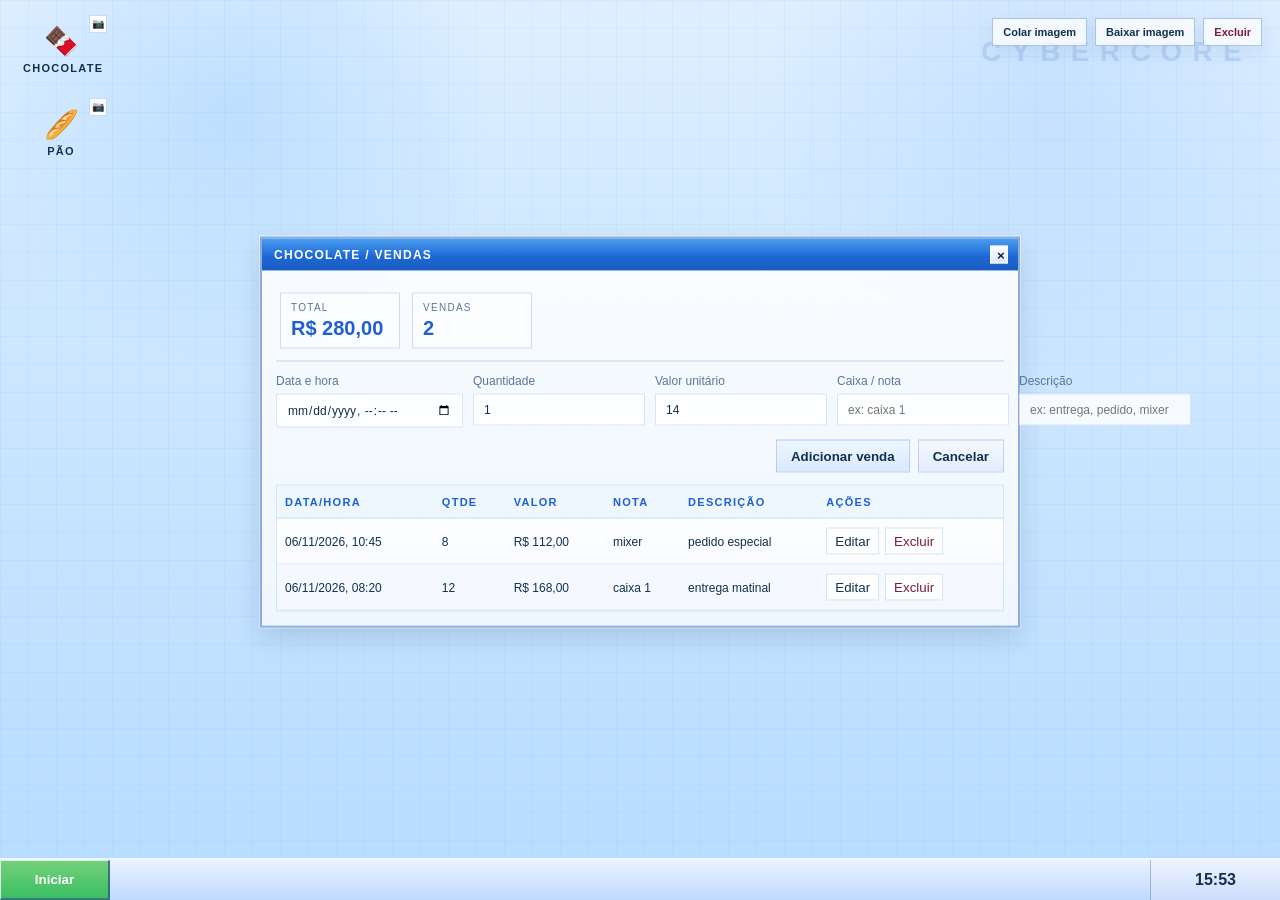
<file: index.html>
<!DOCTYPE html>
<html lang="pt-BR">
  <head>
    <meta charset="UTF-8" />
    <meta name="viewport" content="width=device-width, initial-scale=1.0" />
    <title>Cybercore Dashboard</title>
    <link rel="preconnect" href="https://fonts.googleapis.com" />
    <link rel="preconnect" href="https://fonts.gstatic.com" crossorigin />
    <link href="https://fonts.googleapis.com/css2?family=Orbitron:wght@400;500;700;800;900&family=Rajdhani:wght@400;500;600;700&display=swap" rel="stylesheet" />
    <style>
      :root {
        --wallpaper-1: #dfefff;
        --wallpaper-2: #cfe8ff;
        --wallpaper-3: #b7dcff;
        --panel: rgba(255, 255, 255, 0.82);
        --panel-strong: rgba(255, 255, 255, 0.96);
        --line: rgba(50, 95, 176, 0.24);
        --text: #12314c;
        --muted: #58779b;
        --taskbar: linear-gradient(#eaf3ff, #d3e4ff 55%, #c0d9ff);
        --xp-blue: #3c74dd;
        --xp-blue-dark: #1f5fd1;
        --xp-green: #46c571;
        --white: #ffffff;
        --shadow: rgba(28, 70, 140, 0.15);
      }

      * { box-sizing: border-box; }

      html, body {
        margin: 0;
        height: 100%;
        background: linear-gradient(180deg, var(--wallpaper-1), var(--wallpaper-2), var(--wallpaper-3));
        color: var(--text);
        font-family: Tahoma, Verdana, Segoe UI, sans-serif;
        overflow: hidden;
      }

      body {
        min-height: 100vh;
      }

      .desktop {
        position: relative;
        width: 100vw;
        height: 100vh;
        overflow: hidden;
        background:
          linear-gradient(rgba(93, 168, 255, 0.08) 1px, transparent 1px),
          linear-gradient(90deg, rgba(93, 168, 255, 0.08) 1px, transparent 1px),
          radial-gradient(circle at 18% 12%, rgba(146, 202, 255, 0.38), transparent 20%),
          radial-gradient(circle at 82% 12%, rgba(136, 188, 255, 0.24), transparent 22%),
          linear-gradient(180deg, var(--wallpaper-1), var(--wallpaper-2) 30%, var(--wallpaper-3));
        background-size: 28px 28px, 28px 28px, 100% 100%, 100% 100%, 100% 100%;
      }

      .wallpaper-layer {
        position: absolute;
        inset: 0;
        background-size: cover;
        background-position: center;
        background-repeat: no-repeat;
        opacity: 0;
        transition: opacity 0.25s ease;
      }

      .desktop.has-wallpaper .wallpaper-layer {
        opacity: 1;
      }

      .desktop::after {
        content: "CYBERCORE";
        position: absolute;
        right: 28px;
        top: 36px;
        font-size: 28px;
        letter-spacing: 0.64rem;
        color: rgba(41, 103, 195, 0.16);
        font-weight: 700;
        user-select: none;
      }

      .desktop-controls {
        position: absolute;
        right: 18px;
        top: 18px;
        display: flex;
        gap: 8px;
        z-index: 9;
      }

      .desktop-action {
        border: 1px solid rgba(40, 95, 170, 0.35);
        background: rgba(255, 255, 255, 0.76);
        color: var(--text);
        padding: 7px 10px;
        font-size: 11px;
        font-weight: 700;
        cursor: pointer;
        box-shadow: 0 8px 18px rgba(23, 63, 128, 0.08);
      }

      .desktop-action.danger {
        color: #7d1c36;
      }

      .desktop-icons {
        position: absolute;
        left: 16px;
        top: 16px;
        display: flex;
        flex-direction: column;
        gap: 16px;
        z-index: 5;
      }

      .desktop-icon {
        width: 90px;
        text-align: center;
        color: var(--text);
        padding: 8px 6px;
        cursor: pointer;
        border: 1px solid transparent;
        position: relative;
      }

      .desktop-icon:hover {
        background: rgba(255,255,255,0.22);
        border-color: rgba(46, 116, 200, 0.18);
      }

      .desktop-icon .emoji {
        display: block;
        font-size: 28px;
        margin-bottom: 4px;
      }

      .desktop-icon .app-photo {
        width: 38px;
        height: 38px;
        margin: 0 auto 4px;
        border-radius: 8px;
        background-size: cover;
        background-position: center;
        background-repeat: no-repeat;
        display: none;
        border: 1px solid rgba(42, 94, 163, 0.2);
        box-shadow: 0 6px 18px rgba(32, 82, 168, 0.15);
      }

      .desktop-icon.has-photo .emoji {
        display: none;
      }

      .desktop-icon.has-photo .app-photo {
        display: block;
      }

      .desktop-icon .name {
        display: block;
        font-size: 11px;
        font-weight: 700;
        letter-spacing: 0.08rem;
        text-transform: uppercase;
      }

      .icon-paste {
        position: absolute;
        right: -2px;
        top: -2px;
        width: 18px;
        height: 18px;
        border: 1px solid rgba(54, 107, 188, 0.24);
        background: rgba(255,255,255,0.9);
        color: var(--text);
        cursor: pointer;
        font-size: 10px;
        line-height: 1;
        padding: 0;
      }

      .window {
        position: absolute;
        left: 50%;
        top: 48%;
        transform: translate(-50%, -50%);
        width: min(760px, 80vw);
        background: var(--panel);
        border: 2px solid rgba(47, 101, 188, 0.52);
        box-shadow: 0 10px 24px rgba(14, 44, 82, 0.14), 0 0 0 1px rgba(255,255,255,0.55);
        display: none;
        z-index: 10;
      }

      .window.open {
        display: block;
      }

      .title-bar {
        height: 32px;
        background: linear-gradient(180deg, #4a9def, #1d67d5 58%, #1a5cc0);
        color: white;
        display: flex;
        align-items: center;
        justify-content: space-between;
        padding: 0 10px 0 12px;
        font-size: 12px;
        font-weight: 700;
        letter-spacing: 0.08rem;
        text-transform: uppercase;
      }

      .window-actions {
        display: flex;
        gap: 4px;
      }

      .window-btn {
        width: 18px;
        height: 18px;
        border: 1px solid rgba(255,255,255,0.7);
        background: linear-gradient(180deg, #fdfefe, #dfe8ff);
        font-weight: 700;
        color: #0a1e47;
        cursor: pointer;
      }

      .window-body {
        padding: 14px;
        background: linear-gradient(180deg, rgba(255,255,255,0.28), rgba(235,244,255,0.62));
      }

      .toolbar {
        display: flex;
        justify-content: space-between;
        align-items: center;
        gap: 12px;
        padding: 8px 4px 12px;
        border-bottom: 1px solid rgba(60, 108, 170, 0.28);
        margin-bottom: 12px;
      }

      .summary {
        display: flex;
        gap: 12px;
        flex-wrap: wrap;
      }

      .pill {
        min-width: 120px;
        background: rgba(255,255,255,0.52);
        border: 1px solid rgba(40, 92, 162, 0.2);
        padding: 8px 10px;
        color: var(--text);
      }

      .pill span {
        display: block;
        font-size: 10px;
        color: var(--muted);
        letter-spacing: 0.08rem;
        text-transform: uppercase;
      }

      .pill strong {
        display: block;
        margin-top: 4px;
        font-size: 20px;
        color: var(--xp-blue-dark);
      }

      .form-wrap {
        display: grid;
        grid-template-columns: 1.1fr 0.9fr 0.9fr 0.9fr 1.1fr;
        gap: 10px;
        margin-bottom: 12px;
      }

      .field {
        display: flex;
        flex-direction: column;
        gap: 6px;
        font-size: 12px;
        color: var(--muted);
      }

      .field input {
        border: 1px solid rgba(51, 109, 191, 0.18);
        background: rgba(255,255,255,0.85);
        color: var(--text);
        padding: 8px 10px;
        font: inherit;
      }

      .actions-row {
        display: flex;
        justify-content: flex-end;
        gap: 8px;
        margin-bottom: 12px;
      }

      .btn {
        border: 1px solid rgba(30, 94, 180, 0.22);
        background: linear-gradient(180deg, #edf6ff, #dae8ff);
        color: var(--text);
        font-weight: 700;
        padding: 8px 14px;
        cursor: pointer;
      }

      .btn.secondary {
        background: linear-gradient(180deg, #f4f8ff, #e2ebff);
      }

      .table-wrap {
        border: 1px solid rgba(63, 114, 210, 0.18);
        background: rgba(255,255,255,0.7);
        overflow: auto;
        max-height: 250px;
      }

      table {
        width: 100%;
        border-collapse: collapse;
        font-size: 12px;
      }

      thead th {
        background: rgba(89, 162, 240, 0.08);
        color: var(--xp-blue-dark);
        text-transform: uppercase;
        font-size: 11px;
        letter-spacing: 0.08rem;
        padding: 10px 8px;
        text-align: left;
        border-bottom: 1px solid rgba(60, 108, 170, 0.2);
      }

      tbody td {
        padding: 9px 8px;
        border-bottom: 1px solid rgba(60, 108, 170, 0.12);
        color: var(--text);
      }

      tbody tr:nth-child(even) {
        background: rgba(126, 171, 255, 0.04);
      }

      .cell-actions {
        display: flex;
        gap: 6px;
      }

      .mini-btn {
        border: 1px solid rgba(48, 100, 180, 0.18);
        background: rgba(255,255,255,0.9);
        color: var(--text);
        padding: 5px 8px;
        cursor: pointer;
      }

      .mini-btn.danger {
        color: #7c1d36;
      }

      .taskbar {
        position: absolute;
        left: 0;
        right: 0;
        bottom: 0;
        height: 42px;
        background: var(--taskbar);
        border-top: 2px solid rgba(255,255,255,0.8);
        display: flex;
        align-items: center;
        z-index: 20;
      }

      .start-btn {
        height: 100%;
        min-width: 110px;
        border: 1px solid rgba(255,255,255,0.8);
        border-right: 2px solid rgba(30, 74, 133, 0.66);
        border-bottom: 2px solid rgba(30, 74, 133, 0.66);
        background: linear-gradient(180deg, #74d07b, #3abf62);
        color: white;
        font-weight: 700;
        cursor: pointer;
      }

      .taskbar-right {
        margin-left: auto;
        height: 100%;
        min-width: 130px;
        display: flex;
        align-items: center;
        justify-content: center;
        border-left: 1px solid rgba(28, 67, 136, 0.32);
        background: linear-gradient(180deg, #edf4ff, #cddcfb);
        color: var(--text);
        font-weight: 700;
      }

      @media (max-width: 800px) {
        .form-wrap { grid-template-columns: 1fr 1fr; }
      }

      @media (max-width: 560px) {
        .form-wrap { grid-template-columns: 1fr; }
        .window { width: min(92vw, 500px); }
        .desktop::after { display: none; }
      }
    </style>
  </head>
  <body>
    <div class="desktop" id="desktopSurface">
      <div class="wallpaper-layer" id="wallpaperLayer"></div>

      <div class="desktop-controls">
        <button class="desktop-action" id="pasteWallpaperBtn" type="button">Colar imagem</button>
        <button class="desktop-action" id="downloadWallpaperBtn" type="button">Baixar imagem</button>
        <button class="desktop-action danger" id="removeWallpaperBtn" type="button">Excluir</button>
      </div>

      <input type="file" id="wallpaperInput" accept="image/*" hidden />

      <div class="desktop-icons">
        <div class="desktop-icon" data-window="chocolateWindow" data-app="chocolate">
          <button class="icon-paste" type="button" data-app="chocolate" aria-label="Colar imagem do app">📷</button>
          <span class="emoji">🍫</span>
          <span class="app-photo" aria-hidden="true"></span>
          <span class="name">Chocolate</span>
          <input type="file" accept="image/*" hidden data-app-file="chocolate" />
        </div>
        <div class="desktop-icon" data-window="breadWindow" data-app="bread">
          <button class="icon-paste" type="button" data-app="bread" aria-label="Colar imagem do app">📷</button>
          <span class="emoji">🥖</span>
          <span class="app-photo" aria-hidden="true"></span>
          <span class="name">Pão</span>
          <input type="file" accept="image/*" hidden data-app-file="bread" />
        </div>
      </div>

      <div class="window open" id="chocolateWindow">
        <div class="title-bar">
          <span>Chocolate / Vendas</span>
          <div class="window-actions">
            <button class="window-btn" data-close="chocolateWindow">×</button>
          </div>
        </div>
        <div class="window-body">
          <div class="toolbar">
            <div class="summary">
              <div class="pill">
                <span>Total</span>
                <strong id="chocolateTotal">R$ 0</strong>
              </div>
              <div class="pill">
                <span>Vendas</span>
                <strong id="chocolateCount">0</strong>
              </div>
            </div>
          </div>

          <form id="chocolateForm">
            <div class="form-wrap">
              <label class="field">
                Data e hora
                <input type="datetime-local" name="datetime" required />
              </label>
              <label class="field">
                Quantidade
                <input type="number" name="quantity" min="1" value="1" required />
              </label>
              <label class="field">
                Valor unitário
                <input type="number" name="price" min="0" step="0.01" value="14" required />
              </label>
              <label class="field">
                Caixa / nota
                <input type="text" name="note" placeholder="ex: caixa 1" />
              </label>
              <label class="field">
                Descrição
                <input type="text" name="description" placeholder="ex: entrega, pedido, mixer" />
              </label>
            </div>
            <div class="actions-row">
              <button type="submit" class="btn">Adicionar venda</button>
              <button type="button" class="btn secondary" id="cancelChocolate">Cancelar</button>
            </div>
          </form>

          <div class="table-wrap">
            <table>
              <thead>
                <tr>
                  <th>Data/Hora</th>
                  <th>Qtde</th>
                  <th>Valor</th>
                  <th>Nota</th>
                  <th>Descrição</th>
                  <th>Ações</th>
                </tr>
              </thead>
              <tbody id="chocolateTable"></tbody>
            </table>
          </div>
        </div>
      </div>

      <div class="window" id="breadWindow">
        <div class="title-bar">
          <span>Pão / Vendas</span>
          <div class="window-actions">
            <button class="window-btn" data-close="breadWindow">×</button>
          </div>
        </div>
        <div class="window-body">
          <div class="toolbar">
            <div class="summary">
              <div class="pill">
                <span>Total</span>
                <strong id="breadTotal">R$ 0</strong>
              </div>
              <div class="pill">
                <span>Vendas</span>
                <strong id="breadCount">0</strong>
              </div>
            </div>
          </div>

          <form id="breadForm">
            <div class="form-wrap">
              <label class="field">
                Data e hora
                <input type="datetime-local" name="datetime" required />
              </label>
              <label class="field">
                Quantidade
                <input type="number" name="quantity" min="1" value="1" required />
              </label>
              <label class="field">
                Valor unitário
                <input type="number" name="price" min="0" step="0.01" value="8" required />
              </label>
              <label class="field">
                Caixa / nota
                <input type="text" name="note" placeholder="ex: loja 2" />
              </label>
              <label class="field">
                Descrição
                <input type="text" name="description" placeholder="ex: entrega, café, venda local" />
              </label>
            </div>
            <div class="actions-row">
              <button type="submit" class="btn">Adicionar venda</button>
              <button type="button" class="btn secondary" id="cancelBread">Cancelar</button>
            </div>
          </form>

          <div class="table-wrap">
            <table>
              <thead>
                <tr>
                  <th>Data/Hora</th>
                  <th>Qtde</th>
                  <th>Valor</th>
                  <th>Nota</th>
                  <th>Descrição</th>
                  <th>Ações</th>
                </tr>
              </thead>
              <tbody id="breadTable"></tbody>
            </table>
          </div>
        </div>
      </div>

      <div class="taskbar">
        <button class="start-btn">Iniciar</button>
        <div class="taskbar-right" id="clock">--:--</div>
      </div>
    </div>

    <script>
      const appData = {
        chocolate: [
          { id: 1, datetime: '2026-11-06T08:20', quantity: 12, price: 14, note: 'caixa 1', description: 'entrega matinal' },
          { id: 2, datetime: '2026-11-06T10:45', quantity: 8, price: 14, note: 'mixer', description: 'pedido especial' }
        ],
        bread: [
          { id: 3, datetime: '2026-11-06T09:00', quantity: 18, price: 8, note: 'loja 2', description: 'venda local' },
          { id: 4, datetime: '2026-11-06T11:25', quantity: 14, price: 8, note: 'balcão', description: 'café e entrega' }
        ]
      };

      const editing = { chocolate: null, bread: null };

      function money(value) {
        return new Intl.NumberFormat('pt-BR', { style: 'currency', currency: 'BRL' }).format(value);
      }

      function formatDate(value) {
        const date = new Date(value);
        if (Number.isNaN(date.getTime())) return '-';
        return new Intl.DateTimeFormat('pt-BR', {
          day: '2-digit', month: '2-digit', year: 'numeric',
          hour: '2-digit', minute: '2-digit'
        }).format(date);
      }

      function renderTable(appName) {
        const items = [...appData[appName]].sort((a, b) => new Date(b.datetime) - new Date(a.datetime));
        const body = document.getElementById(`${appName}Table`);
        const total = items.reduce((sum, item) => sum + item.quantity * item.price, 0);
        const totalEl = document.getElementById(`${appName}Total`);
        const countEl = document.getElementById(`${appName}Count`);

        totalEl.textContent = money(total);
        countEl.textContent = String(items.length);

        if (!items.length) {
          body.innerHTML = '<tr><td colspan="6" style="padding:18px;color:#547196;">Nenhuma venda registrada.</td></tr>';
          return;
        }

        body.innerHTML = items.map((item) => `
          <tr>
            <td>${formatDate(item.datetime)}</td>
            <td>${item.quantity}</td>
            <td>${money(item.quantity * item.price)}</td>
            <td>${item.note || '-'}</td>
            <td>${item.description || '-'}</td>
            <td>
              <div class="cell-actions">
                <button class="mini-btn" data-action="edit" data-app="${appName}" data-id="${item.id}">Editar</button>
                <button class="mini-btn danger" data-action="delete" data-app="${appName}" data-id="${item.id}">Excluir</button>
              </div>
            </td>
          </tr>
        `).join('');
      }

      function resetForm(appName) {
        const form = document.getElementById(`${appName}Form`);
        form.reset();
        form.querySelector('input[name="datetime"]').value = '';
        form.querySelector('input[name="quantity"]').value = 1;
        form.querySelector('input[name="price"]').value = appName === 'chocolate' ? 14 : 8;
        editing[appName] = null;
        form.querySelector('button[type="submit"]').textContent = 'Adicionar venda';
      }

      function bindForm(appName) {
        const form = document.getElementById(`${appName}Form`);

        form.addEventListener('submit', (event) => {
          event.preventDefault();
          const formData = new FormData(form);
          const payload = {
            datetime: formData.get('datetime'),
            quantity: Number(formData.get('quantity')),
            price: Number(formData.get('price')),
            note: String(formData.get('note') || '').trim(),
            description: String(formData.get('description') || '').trim()
          };

          if (!payload.datetime || payload.quantity <= 0 || payload.price <= 0) return;

          if (editing[appName]) {
            const target = appData[appName].find((item) => item.id === editing[appName]);
            if (target) {
              target.datetime = payload.datetime;
              target.quantity = payload.quantity;
              target.price = payload.price;
              target.note = payload.note;
              target.description = payload.description;
            }
          } else {
            appData[appName].push({
              id: Date.now() + Math.random(),
              datetime: payload.datetime,
              quantity: payload.quantity,
              price: payload.price,
              note: payload.note,
              description: payload.description
            });
          }

          renderTable(appName);
          resetForm(appName);
        });
      }

      function bindButtons(appName) {
        const table = document.getElementById(`${appName}Table`);
        table.addEventListener('click', (event) => {
          const button = event.target.closest('button');
          if (!button) return;

          const app = button.dataset.app;
          const id = Number(button.dataset.id);
          const action = button.dataset.action;

          if (action === 'edit') {
            const target = appData[app].find((item) => item.id === id);
            if (!target) return;

            const form = document.getElementById(`${app}Form`);
            form.querySelector('input[name="datetime"]').value = target.datetime;
            form.querySelector('input[name="quantity"]').value = target.quantity;
            form.querySelector('input[name="price"]').value = target.price;
            form.querySelector('input[name="note"]').value = target.note || '';
            form.querySelector('input[name="description"]').value = target.description || '';
            editing[app] = target.id;
            form.querySelector('button[type="submit"]').textContent = 'Salvar edição';
          }

          if (action === 'delete') {
            appData[app] = appData[app].filter((item) => item.id !== id);
            renderTable(app);
            if (editing[app] === id) resetForm(app);
          }
        });
      }

      document.querySelectorAll('.desktop-icon').forEach((icon) => {
        icon.addEventListener('click', () => {
          const target = icon.dataset.window;
          document.querySelectorAll('.window').forEach((win) => {
            win.classList.toggle('open', win.id === target);
          });
        });
      });

      document.querySelectorAll('[data-close]').forEach((button) => {
        button.addEventListener('click', () => {
          const target = button.dataset.close;
          const win = document.getElementById(target);
          if (win) win.classList.remove('open');
        });
      });

      document.getElementById('cancelChocolate').addEventListener('click', () => resetForm('chocolate'));
      document.getElementById('cancelBread').addEventListener('click', () => resetForm('bread'));

      let wallpaperDataUrl = '';

      function applyWallpaper(dataUrl) {
        wallpaperDataUrl = dataUrl || '';
        const layer = document.getElementById('wallpaperLayer');
        const desktop = document.getElementById('desktopSurface');

        if (!wallpaperDataUrl) {
          layer.style.backgroundImage = '';
          desktop.classList.remove('has-wallpaper');
          return;
        }

        layer.style.backgroundImage = `url("${wallpaperDataUrl}")`;
        desktop.classList.add('has-wallpaper');
      }

      function readImageFile(file) {
        if (!file || !file.type.startsWith('image/')) return;

        const reader = new FileReader();
        reader.onload = (event) => applyWallpaper(event.target.result);
        reader.readAsDataURL(file);
      }

      function downloadWallpaper() {
        const canvas = document.createElement('canvas');
        canvas.width = 1600;
        canvas.height = 900;
        const ctx = canvas.getContext('2d');

        const gradient = ctx.createLinearGradient(0, 0, canvas.width, canvas.height);
        gradient.addColorStop(0, '#dfefff');
        gradient.addColorStop(0.4, '#cfe8ff');
        gradient.addColorStop(1, '#b7dcff');
        ctx.fillStyle = gradient;
        ctx.fillRect(0, 0, canvas.width, canvas.height);

        ctx.strokeStyle = 'rgba(94, 162, 255, 0.12)';
        ctx.lineWidth = 1;
        for (let x = 0; x < canvas.width; x += 26) {
          ctx.beginPath();
          ctx.moveTo(x, 0);
          ctx.lineTo(x, canvas.height);
          ctx.stroke();
        }
        for (let y = 0; y < canvas.height; y += 26) {
          ctx.beginPath();
          ctx.moveTo(0, y);
          ctx.lineTo(canvas.width, y);
          ctx.stroke();
        }

        if (wallpaperDataUrl) {
          const img = new Image();
          img.onload = () => {
            ctx.save();
            ctx.globalAlpha = 0.92;
            ctx.drawImage(img, 0, 0, canvas.width, canvas.height);
            ctx.restore();
            const link = document.createElement('a');
            link.download = 'cybercore-wallpaper.png';
            link.href = canvas.toDataURL('image/png');
            link.click();
          };
          img.src = wallpaperDataUrl;
          return;
        }

        ctx.fillStyle = 'rgba(41, 103, 195, 0.18)';
        ctx.font = '700 54px Segoe UI';
        ctx.fillText('CYBERCORE', canvas.width - 540, 120);

        const link = document.createElement('a');
        link.download = 'cybercore-wallpaper.png';
        link.href = canvas.toDataURL('image/png');
        link.click();
      }

      document.addEventListener('paste', (event) => {
        const file = event.clipboardData && event.clipboardData.files && event.clipboardData.files[0];
        if (file) {
          event.preventDefault();
          readImageFile(file);
        }
      });

      document.getElementById('pasteWallpaperBtn').addEventListener('click', () => {
        document.getElementById('wallpaperInput').click();
      });

      document.getElementById('wallpaperInput').addEventListener('change', (event) => {
        const file = event.target.files && event.target.files[0];
        readImageFile(file);
      });

      document.getElementById('downloadWallpaperBtn').addEventListener('click', downloadWallpaper);
      document.getElementById('removeWallpaperBtn').addEventListener('click', () => applyWallpaper(''));

      const appIcons = { chocolate: '', bread: '' };

      function renderAppIcons() {
        document.querySelectorAll('.desktop-icon').forEach((icon) => {
          const appName = icon.dataset.app;
          const photo = icon.querySelector('.app-photo');
          const hasImage = Boolean(appIcons[appName]);
          icon.classList.toggle('has-photo', hasImage);
          if (photo) {
            photo.style.backgroundImage = hasImage ? `url("${appIcons[appName]}")` : 'none';
          }
        });
      }

      function setAppIcon(appName, dataUrl) {
        appIcons[appName] = dataUrl || '';
        renderAppIcons();
      }

      function readAppImage(file, appName) {
        if (!file || !file.type.startsWith('image/')) return;
        const reader = new FileReader();
        reader.onload = (event) => setAppIcon(appName, event.target.result);
        reader.readAsDataURL(file);
      }

      function bindAppIconControls() {
        document.querySelectorAll('.icon-paste').forEach((button) => {
          button.addEventListener('click', (event) => {
            event.stopPropagation();
            const appName = button.dataset.app;
            const input = document.querySelector(`[data-app-file="${appName}"]`);
            if (input) input.click();
          });
        });

        document.querySelectorAll('[data-app-file]').forEach((input) => {
          input.addEventListener('change', (event) => {
            const appName = event.target.dataset.appFile;
            const file = event.target.files && event.target.files[0];
            readAppImage(file, appName);
            event.target.value = '';
          });
        });

        document.querySelectorAll('.desktop-icon').forEach((icon) => {
          icon.addEventListener('paste', (event) => {
            const file = event.clipboardData && event.clipboardData.files && event.clipboardData.files[0];
            if (file) {
              event.preventDefault();
              const appName = icon.dataset.app;
              readAppImage(file, appName);
            }
          });
        });
      }

      function updateClock() {
        const now = new Date();
        document.getElementById('clock').textContent = now.toLocaleTimeString('pt-BR', {
          hour: '2-digit', minute: '2-digit'
        });
      }

      bindForm('chocolate');
      bindForm('bread');
      bindButtons('chocolate');
      bindButtons('bread');
      bindAppIconControls();
      renderAppIcons();
      renderTable('chocolate');
      renderTable('bread');
      updateClock();
      setInterval(updateClock, 30000);
    </script>
  </body>
</html>
</file>
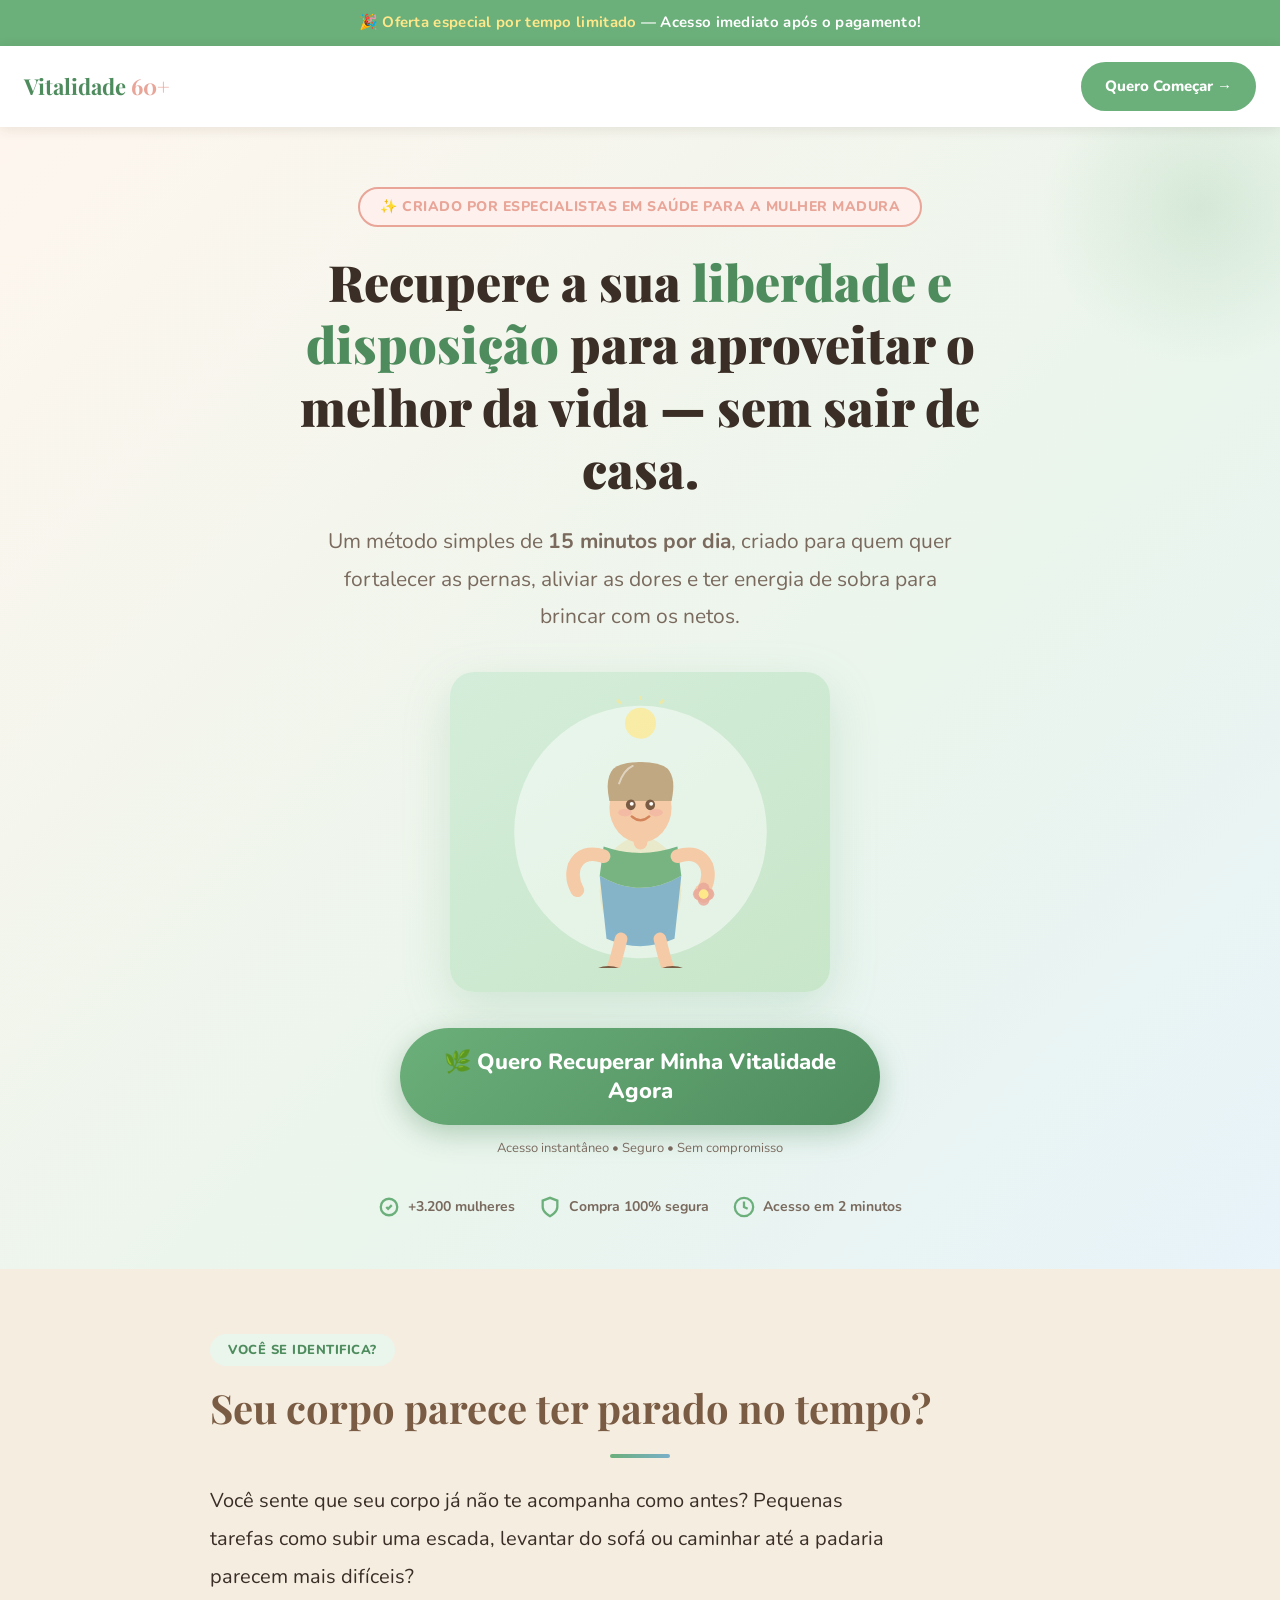
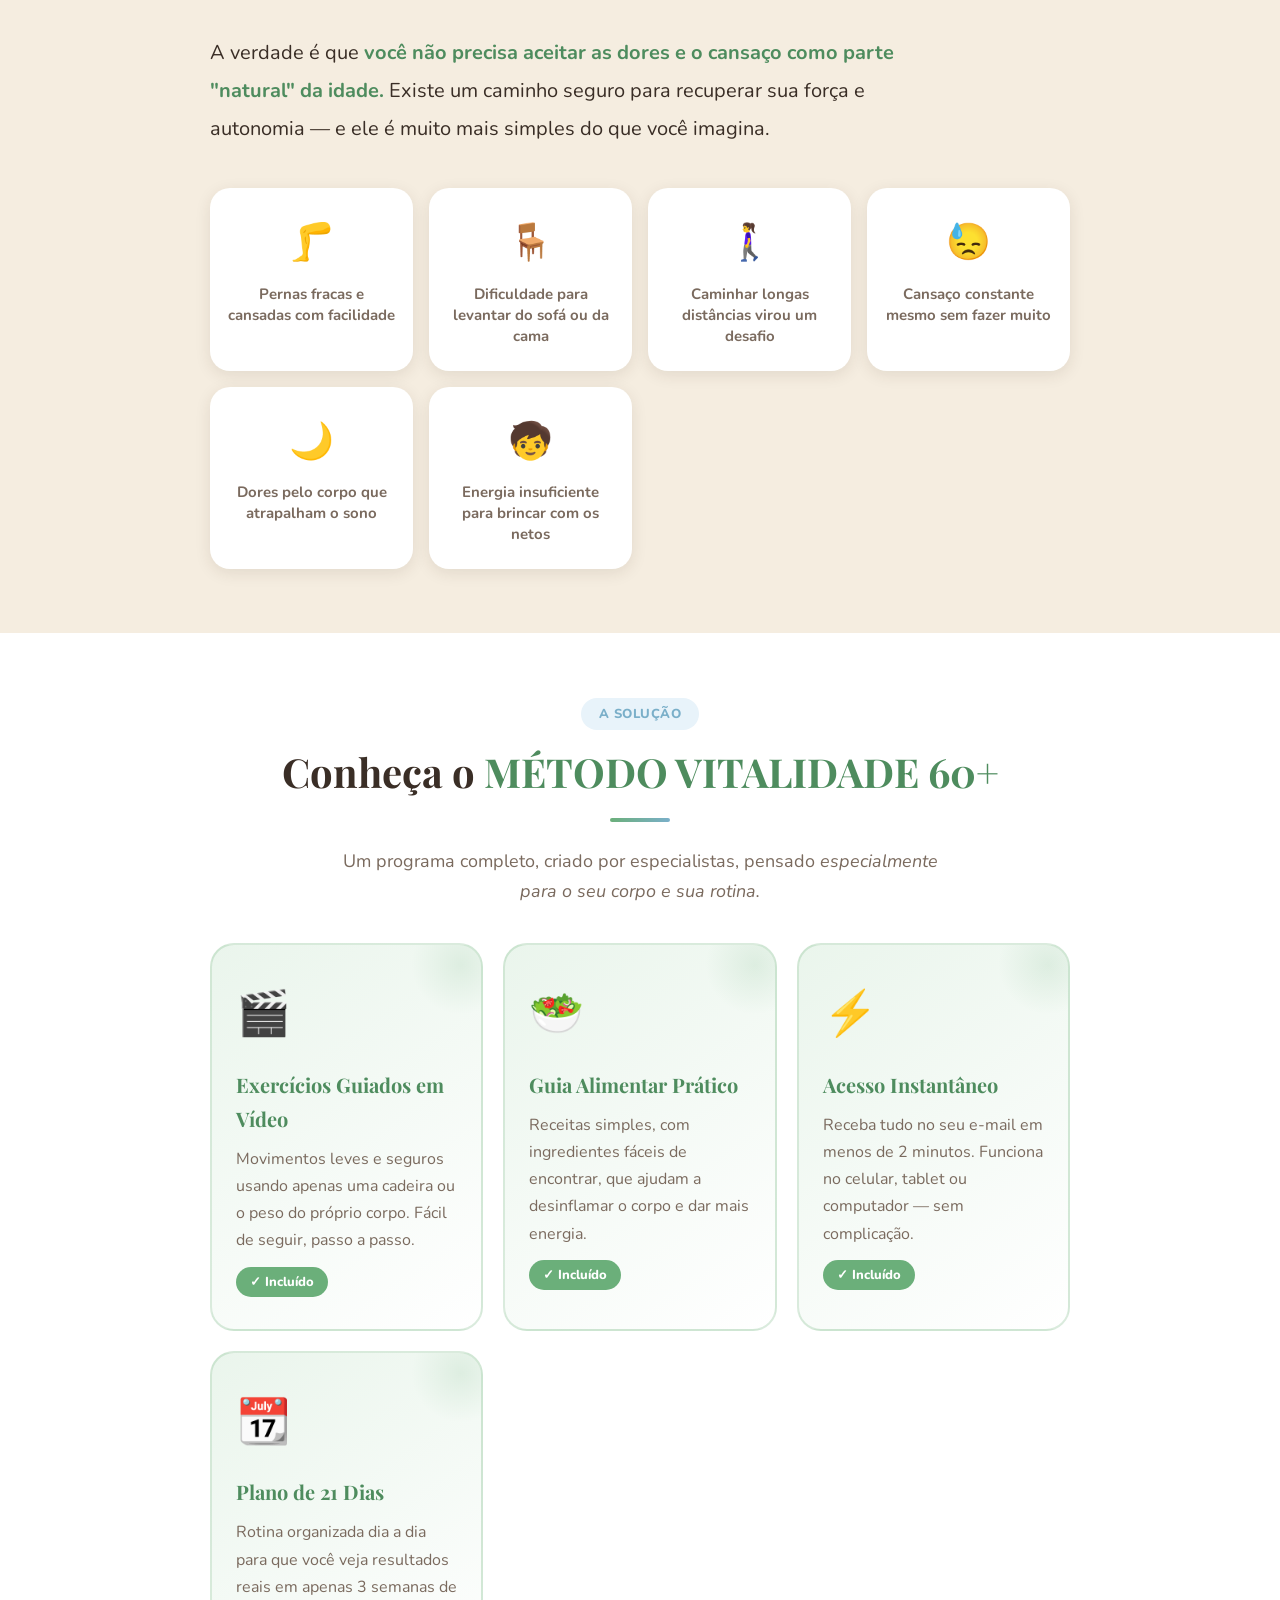
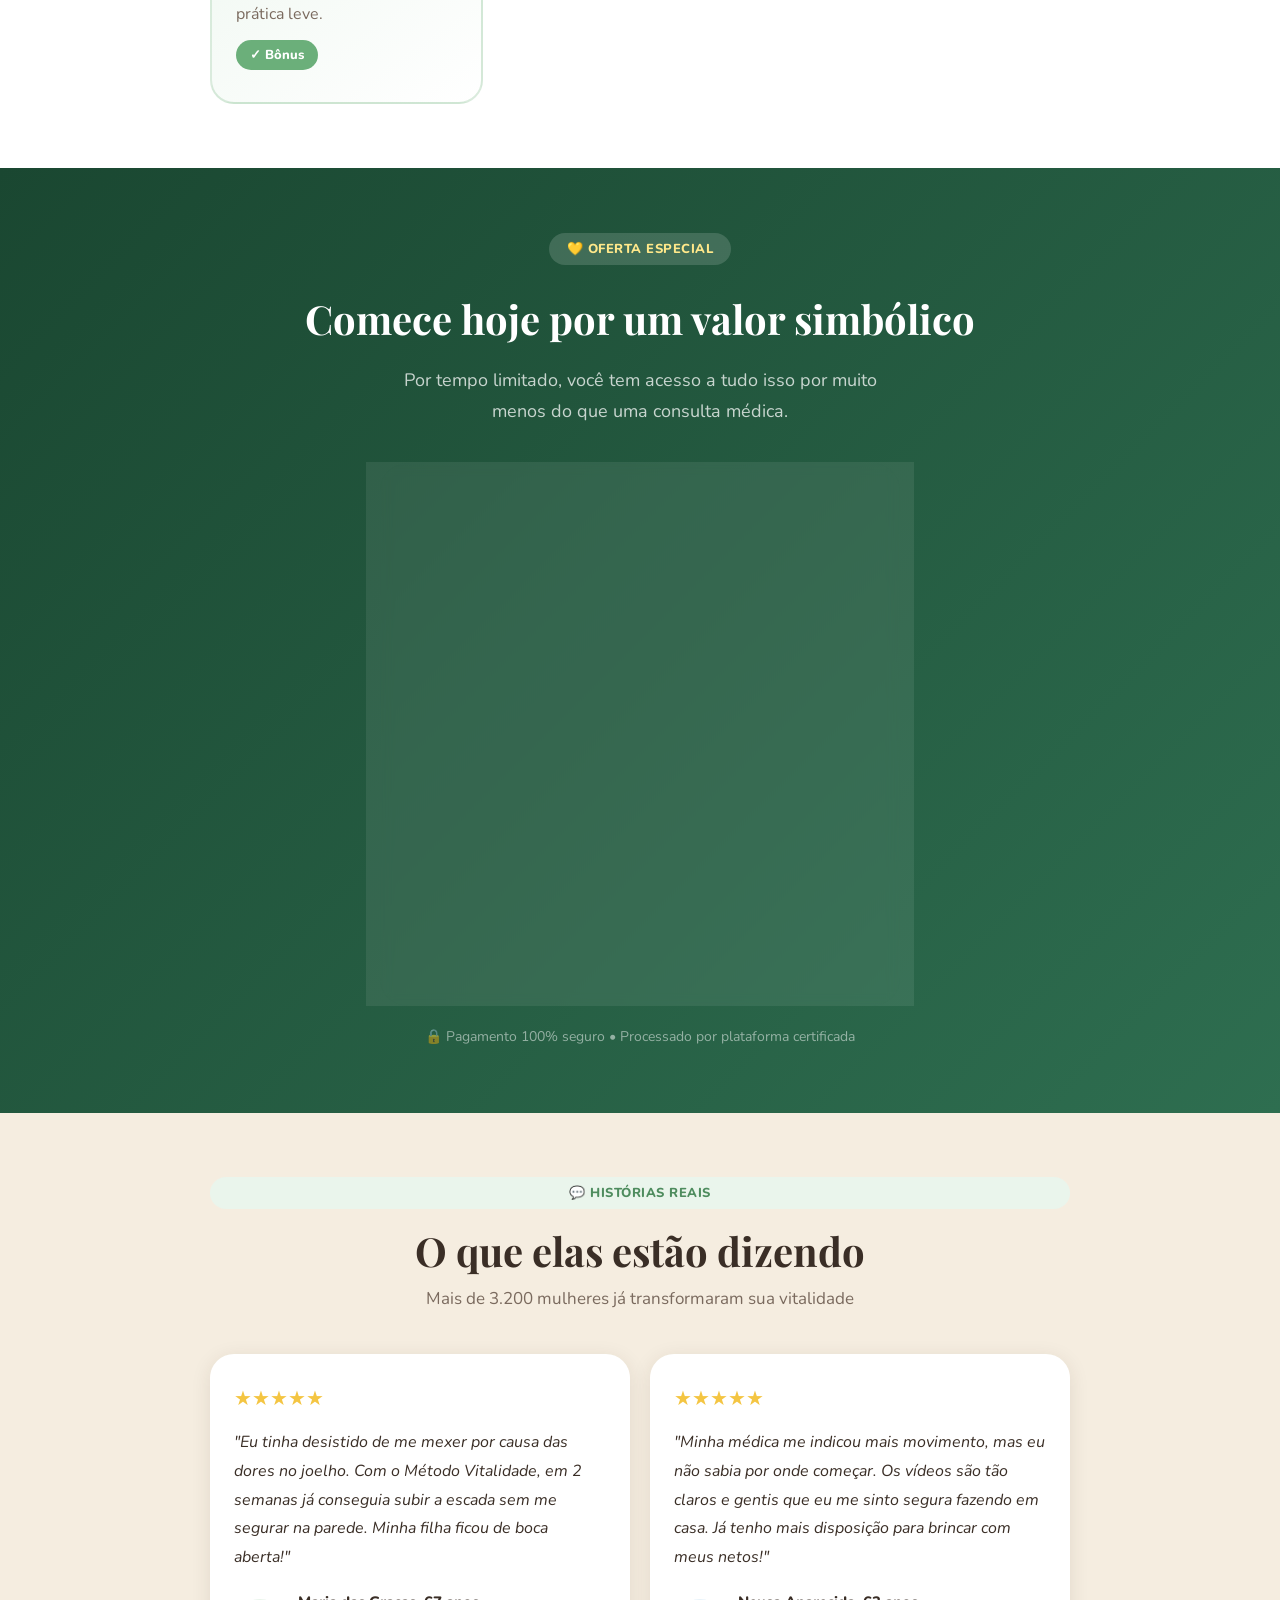
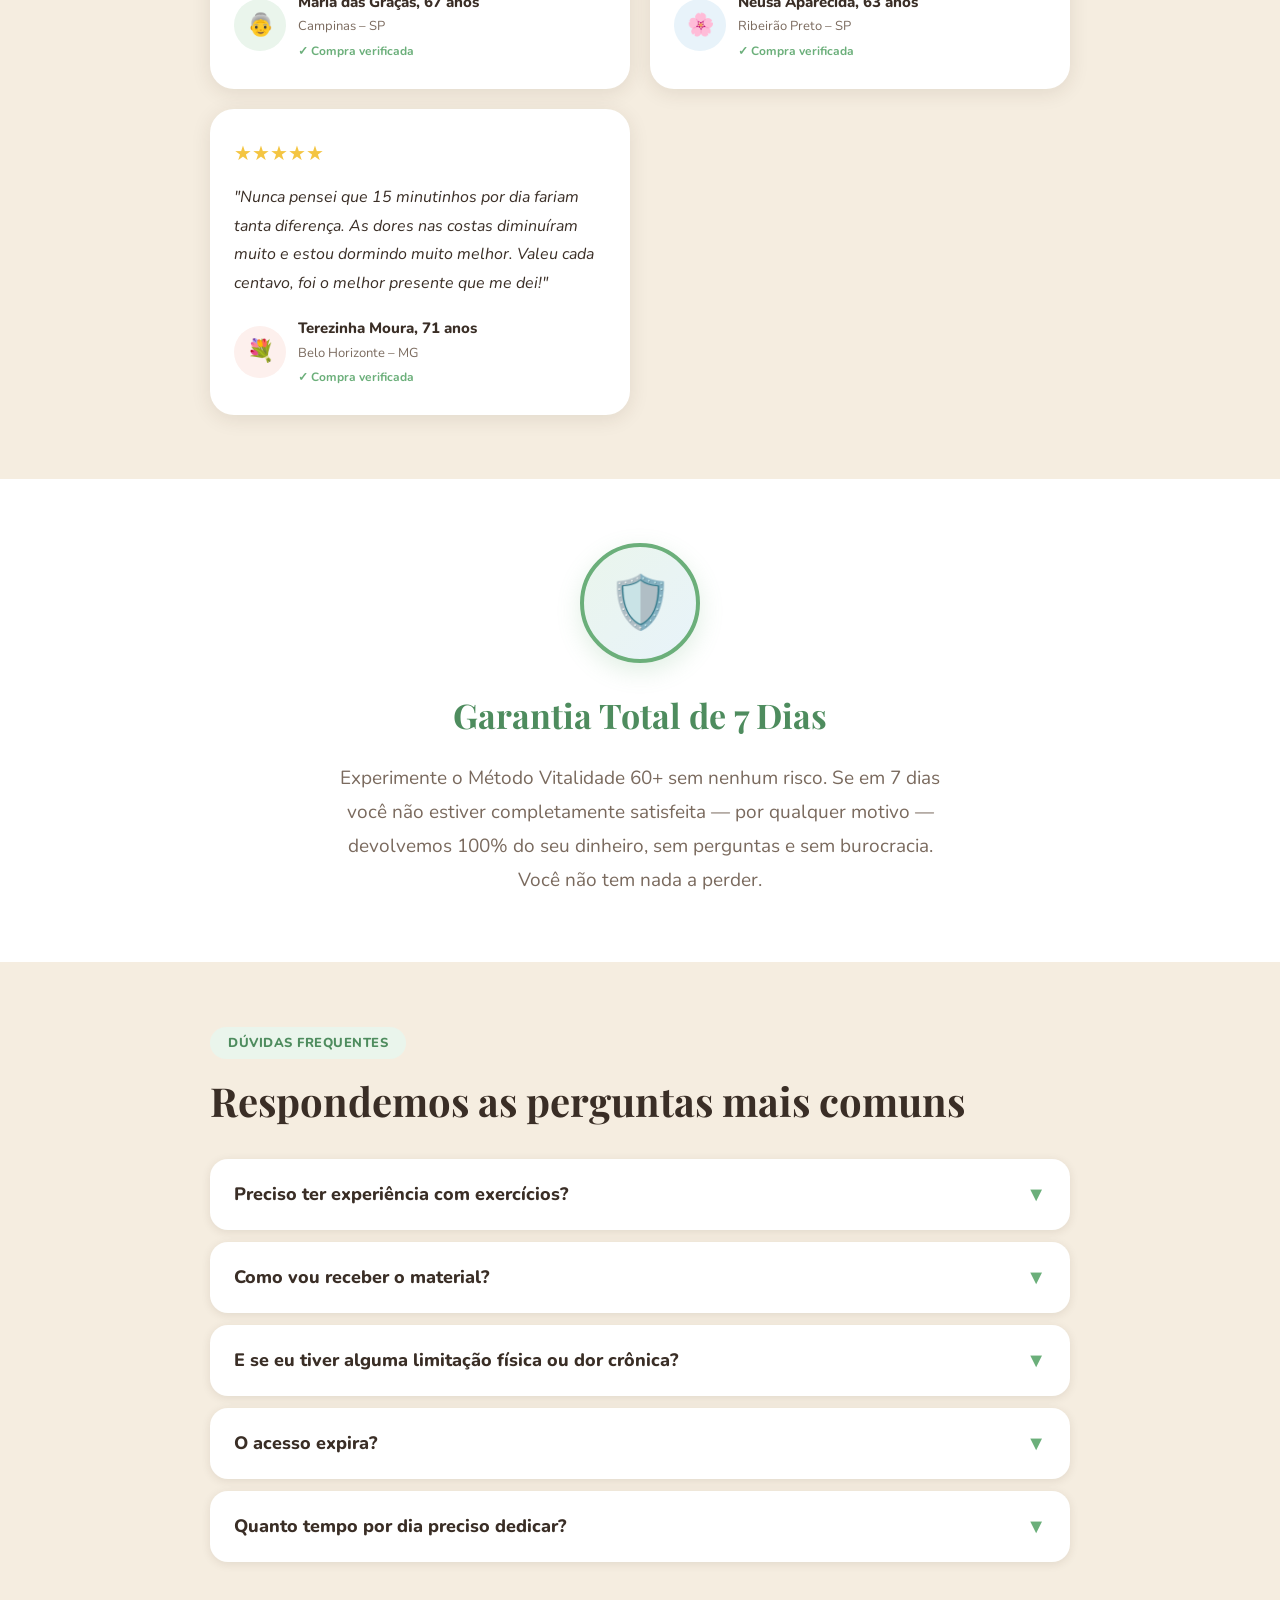
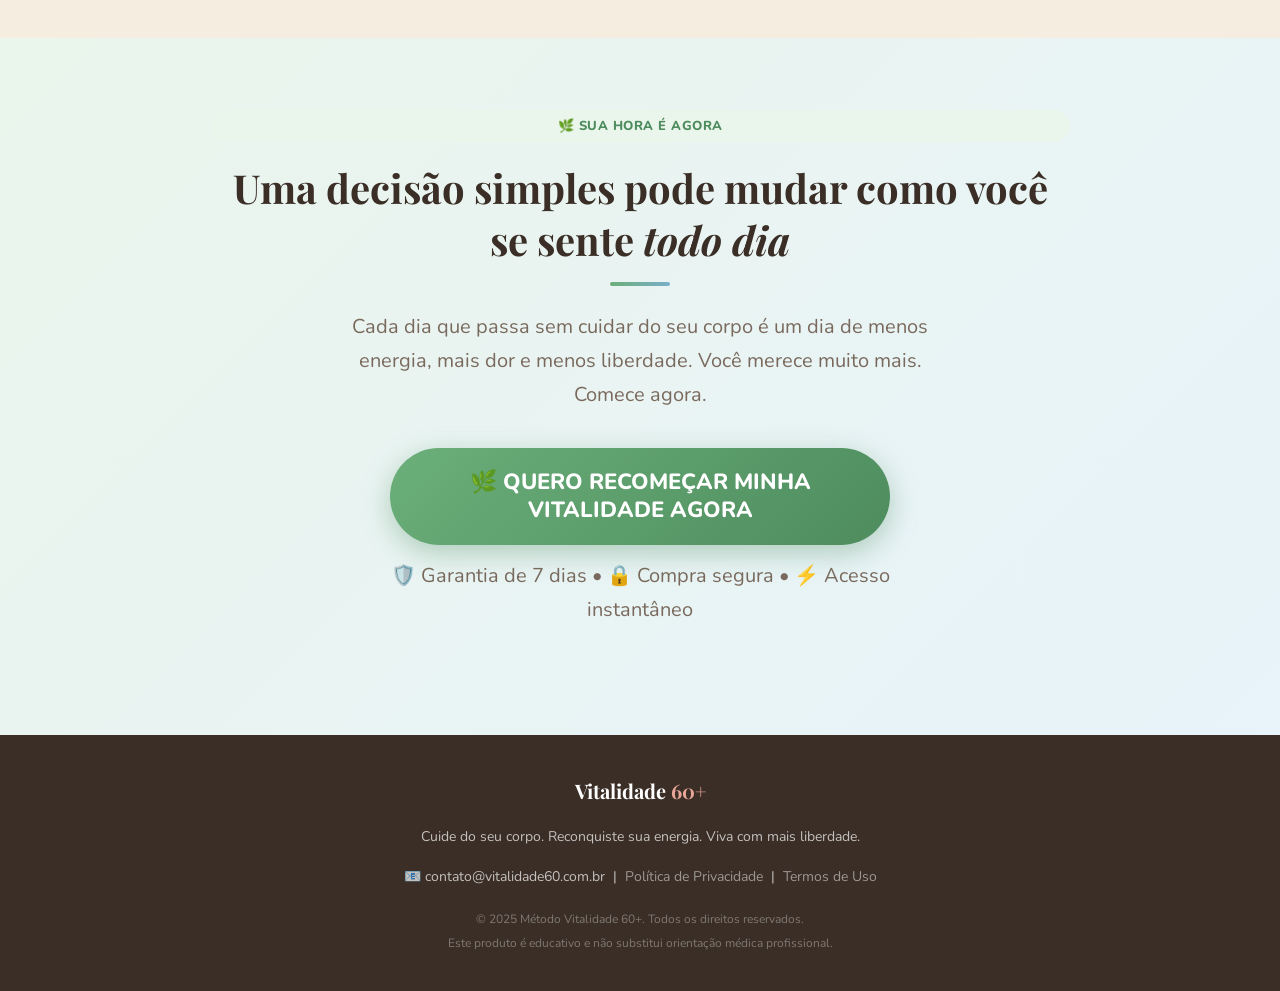
<file: vitalidade60.html>
<!DOCTYPE html>
<html lang="pt-BR">
<head>
  <meta charset="UTF-8" />
  <meta name="viewport" content="width=device-width, initial-scale=1.0" />
  <title>Método Vitalidade 60+ | Recupere sua Energia e Disposição</title>
  <link href="https://fonts.googleapis.com/css2?family=Playfair+Display:wght@500;700;900&family=Nunito:wght@400;600;700;800&display=swap" rel="stylesheet" />
  <style>
    *, *::before, *::after { box-sizing: border-box; margin: 0; padding: 0; }

    :root {
      --cream:    #FDF8F2;
      --beige:    #F5EDE0;
      --green:    #6BAF7A;
      --green-d:  #4E8C5E;
      --green-l:  #EAF5EC;
      --blue:     #7AAFC9;
      --blue-l:   #E8F3FA;
      --rose:     #E8A598;
      --rose-l:   #FDF0ED;
      --brown:    #7A5C44;
      --text:     #3A2E26;
      --muted:    #7A6A5E;
      --white:    #FFFFFF;
      --gold:     #D4A847;
      --shadow:   rgba(60,40,20,.10);
    }

    html { scroll-behavior: smooth; }

    body {
      font-family: 'Nunito', sans-serif;
      background: var(--cream);
      color: var(--text);
      font-size: 18px;
      line-height: 1.7;
    }

    /* ── TOPBAR ── */
    .topbar {
      background: var(--green);
      color: #fff;
      text-align: center;
      padding: 10px 20px;
      font-size: 15px;
      font-weight: 700;
      letter-spacing: .3px;
    }
    .topbar span { color: #FFE88A; }

    /* ── NAV ── */
    nav {
      background: var(--white);
      box-shadow: 0 2px 12px var(--shadow);
      padding: 16px 24px;
      display: flex;
      align-items: center;
      justify-content: space-between;
      position: sticky; top: 0; z-index: 100;
    }
    .logo {
      font-family: 'Playfair Display', serif;
      font-size: 22px;
      font-weight: 700;
      color: var(--green-d);
    }
    .logo span { color: var(--rose); }
    .nav-cta {
      background: var(--green);
      color: #fff;
      border: none;
      border-radius: 50px;
      padding: 12px 24px;
      font-size: 15px;
      font-weight: 800;
      cursor: pointer;
      text-decoration: none;
      transition: background .2s, transform .15s;
    }
    .nav-cta:hover { background: var(--green-d); transform: translateY(-1px); }

    /* ── HERO ── */
    .hero {
      background: linear-gradient(135deg, #FEF6EE 0%, #EAF5EC 60%, #E8F3FA 100%);
      padding: 60px 24px 50px;
      text-align: center;
      position: relative;
      overflow: hidden;
    }
    .hero::before {
      content: '';
      position: absolute;
      top: -80px; right: -80px;
      width: 320px; height: 320px;
      background: radial-gradient(circle, rgba(107,175,122,.18) 0%, transparent 70%);
      border-radius: 50%;
    }
    .hero-badge {
      display: inline-block;
      background: var(--rose-l);
      color: var(--rose);
      border: 2px solid var(--rose);
      border-radius: 50px;
      padding: 6px 20px;
      font-size: 14px;
      font-weight: 800;
      letter-spacing: .5px;
      margin-bottom: 24px;
      text-transform: uppercase;
    }
    .hero h1 {
      font-family: 'Playfair Display', serif;
      font-size: clamp(30px, 6vw, 50px);
      font-weight: 900;
      line-height: 1.25;
      color: var(--text);
      max-width: 800px;
      margin: 0 auto 22px;
    }
    .hero h1 em {
      color: var(--green-d);
      font-style: normal;
    }
    .hero p.sub {
      font-size: clamp(17px, 3vw, 21px);
      color: var(--muted);
      max-width: 650px;
      margin: 0 auto 36px;
      line-height: 1.8;
    }
    .hero-img-wrap {
      margin: 0 auto 36px;
      max-width: 380px;
    }
    .hero-img {
      width: 100%;
      border-radius: 24px;
      box-shadow: 0 16px 48px rgba(107,175,122,.22);
      display: block;
    }
    /* SVG illustration placeholder */
    .hero-illustration {
      width: 100%;
      max-width: 380px;
      height: 320px;
      border-radius: 24px;
      background: linear-gradient(145deg, #d4edda, #c8e6c9);
      display: flex;
      align-items: center;
      justify-content: center;
      margin: 0 auto 36px;
      box-shadow: 0 16px 48px rgba(107,175,122,.22);
      position: relative;
      overflow: hidden;
    }
    .hero-illustration svg { width: 85%; height: 85%; }

    .btn-hero {
      display: inline-block;
      background: linear-gradient(135deg, var(--green) 0%, var(--green-d) 100%);
      color: #fff;
      border: none;
      border-radius: 60px;
      padding: 20px 40px;
      font-size: clamp(17px, 3.5vw, 22px);
      font-weight: 800;
      cursor: pointer;
      text-decoration: none;
      box-shadow: 0 8px 28px rgba(78,140,94,.38);
      transition: transform .2s, box-shadow .2s;
      line-height: 1.3;
      max-width: 480px;
      width: 100%;
    }
    .btn-hero:hover { transform: translateY(-3px); box-shadow: 0 14px 36px rgba(78,140,94,.45); }
    .btn-sub { font-size: 13px; color: var(--muted); margin-top: 12px; }
    .hero-trust {
      display: flex;
      justify-content: center;
      gap: 24px;
      flex-wrap: wrap;
      margin-top: 36px;
    }
    .trust-item {
      display: flex;
      align-items: center;
      gap: 8px;
      font-size: 14px;
      font-weight: 700;
      color: var(--muted);
    }
    .trust-item svg { width: 22px; height: 22px; color: var(--green); }

    /* ── SECTION COMMON ── */
    section { padding: 64px 24px; }
    .section-inner { max-width: 860px; margin: 0 auto; }
    .section-label {
      display: inline-block;
      background: var(--green-l);
      color: var(--green-d);
      border-radius: 50px;
      padding: 5px 18px;
      font-size: 13px;
      font-weight: 800;
      text-transform: uppercase;
      letter-spacing: .5px;
      margin-bottom: 16px;
    }
    .section-title {
      font-family: 'Playfair Display', serif;
      font-size: clamp(26px, 5vw, 40px);
      font-weight: 700;
      line-height: 1.3;
      margin-bottom: 20px;
    }

    /* ── DOR ── */
    .dor { background: var(--beige); }
    .dor .section-title { color: var(--brown); }
    .dor-text {
      font-size: clamp(17px, 3vw, 20px);
      color: var(--text);
      line-height: 1.9;
      max-width: 700px;
      margin-bottom: 40px;
    }
    .dor-text strong { color: var(--green-d); }
    .pain-grid {
      display: grid;
      grid-template-columns: repeat(auto-fit, minmax(160px, 1fr));
      gap: 16px;
    }
    .pain-card {
      background: var(--white);
      border-radius: 20px;
      padding: 24px 16px;
      text-align: center;
      box-shadow: 0 4px 16px var(--shadow);
      transition: transform .2s;
    }
    .pain-card:hover { transform: translateY(-3px); }
    .pain-icon {
      font-size: 36px;
      margin-bottom: 10px;
      display: block;
    }
    .pain-card p {
      font-size: 15px;
      font-weight: 700;
      color: var(--muted);
      line-height: 1.4;
    }

    /* ── SOLUTION ── */
    .solution { background: var(--white); }
    .solution .section-label { background: var(--blue-l); color: var(--blue); }
    .solution .section-title { color: var(--text); }
    .solution .section-title span { color: var(--green-d); }
    .sol-cards {
      display: grid;
      grid-template-columns: repeat(auto-fit, minmax(240px, 1fr));
      gap: 20px;
      margin-top: 36px;
    }
    .sol-card {
      background: linear-gradient(145deg, var(--green-l), #fff);
      border: 2px solid rgba(107,175,122,.25);
      border-radius: 24px;
      padding: 32px 24px;
      position: relative;
      overflow: hidden;
      transition: transform .2s, box-shadow .2s;
    }
    .sol-card:hover { transform: translateY(-4px); box-shadow: 0 12px 32px rgba(107,175,122,.18); }
    .sol-card::before {
      content: '';
      position: absolute;
      top: -30px; right: -30px;
      width: 100px; height: 100px;
      background: radial-gradient(circle, rgba(107,175,122,.15) 0%, transparent 70%);
      border-radius: 50%;
    }
    .sol-icon { font-size: 44px; margin-bottom: 16px; display: block; }
    .sol-card h3 {
      font-family: 'Playfair Display', serif;
      font-size: 20px;
      font-weight: 700;
      color: var(--green-d);
      margin-bottom: 10px;
    }
    .sol-card p { font-size: 16px; color: var(--muted); line-height: 1.7; }
    .sol-badge {
      display: inline-block;
      margin-top: 12px;
      background: var(--green);
      color: #fff;
      border-radius: 50px;
      padding: 4px 14px;
      font-size: 13px;
      font-weight: 800;
    }

    /* ── OFFER ── */
    .offer {
      background: linear-gradient(135deg, #1A4731 0%, #2E6E50 100%);
      color: #fff;
      text-align: center;
    }
    .offer .section-title { color: #fff; }
    .offer-box {
      background: rgba(255,255,255,.08);
      border: 2px solid rgba(255,255,255,.18);
      border-radius: 28px;
      padding: 44px 32px;
      max-width: 520px;
      margin: 36px auto 0;
      backdrop-filter: blur(6px);
    }
    .price-old {
      font-size: 20px;
      color: rgba(255,255,255,.55);
      text-decoration: line-through;
      margin-bottom: 4px;
    }
    .price-new {
      font-family: 'Playfair Display', serif;
      font-size: clamp(56px, 12vw, 80px);
      font-weight: 900;
      color: #FFE88A;
      line-height: 1;
      margin: 4px 0;
    }
    .price-new sup { font-size: 30px; vertical-align: top; margin-top: 14px; }
    .price-new span { font-size: 28px; }
    .price-daily {
      font-size: 16px;
      color: rgba(255,255,255,.75);
      margin-bottom: 30px;
      font-weight: 700;
    }
    .urgency-tag {
      display: inline-block;
      background: var(--rose);
      color: #fff;
      border-radius: 50px;
      padding: 6px 20px;
      font-size: 14px;
      font-weight: 800;
      margin-bottom: 24px;
      animation: pulse 2s infinite;
    }
    @keyframes pulse {
      0%, 100% { transform: scale(1); }
      50% { transform: scale(1.03); }
    }
    .btn-offer {
      display: inline-block;
      background: linear-gradient(135deg, #FFE88A 0%, #D4A847 100%);
      color: var(--text);
      border: none;
      border-radius: 60px;
      padding: 22px 40px;
      font-size: clamp(17px, 3.5vw, 22px);
      font-weight: 900;
      cursor: pointer;
      text-decoration: none;
      box-shadow: 0 8px 32px rgba(212,168,71,.4);
      transition: transform .2s, box-shadow .2s;
      width: 100%;
      line-height: 1.3;
    }
    .btn-offer:hover { transform: translateY(-3px); box-shadow: 0 14px 40px rgba(212,168,71,.55); }
    .guarantee-badge {
      display: flex;
      align-items: center;
      justify-content: center;
      gap: 12px;
      margin-top: 24px;
      background: rgba(255,255,255,.1);
      border-radius: 16px;
      padding: 16px 20px;
      font-size: 15px;
      font-weight: 700;
      color: rgba(255,255,255,.9);
    }
    .guarantee-badge .g-icon { font-size: 32px; }

    /* ── TESTIMONIALS ── */
    .testimonials { background: var(--beige); }
    .testimonials .section-title { text-align: center; margin-bottom: 8px; }
    .test-subtitle { text-align: center; color: var(--muted); margin-bottom: 40px; font-size: 17px; }
    .test-grid {
      display: grid;
      grid-template-columns: repeat(auto-fit, minmax(280px, 1fr));
      gap: 20px;
    }
    .test-card {
      background: var(--white);
      border-radius: 24px;
      padding: 28px 24px;
      box-shadow: 0 4px 20px var(--shadow);
      position: relative;
      transition: transform .2s;
    }
    .test-card:hover { transform: translateY(-3px); }
    .test-stars { color: #F4C542; font-size: 20px; margin-bottom: 12px; }
    .test-text {
      font-size: 16px;
      color: var(--text);
      line-height: 1.8;
      font-style: italic;
      margin-bottom: 18px;
    }
    .test-author {
      display: flex;
      align-items: center;
      gap: 12px;
    }
    .test-avatar {
      width: 52px; height: 52px;
      border-radius: 50%;
      display: flex; align-items: center; justify-content: center;
      font-size: 22px;
      flex-shrink: 0;
    }
    .test-name { font-size: 15px; font-weight: 800; color: var(--text); }
    .test-loc { font-size: 13px; color: var(--muted); }
    .verified { font-size: 12px; color: var(--green); font-weight: 700; margin-top: 3px; }

    /* ── GUARANTEE ── */
    .guarantee {
      background: var(--white);
      text-align: center;
    }
    .guarantee-inner {
      max-width: 600px;
      margin: 0 auto;
    }
    .guarantee-circle {
      width: 120px; height: 120px;
      border-radius: 50%;
      background: linear-gradient(135deg, var(--green-l), var(--blue-l));
      border: 4px solid var(--green);
      display: flex; align-items: center; justify-content: center;
      font-size: 52px;
      margin: 0 auto 24px;
      box-shadow: 0 8px 24px rgba(107,175,122,.2);
    }
    .guarantee h2 {
      font-family: 'Playfair Display', serif;
      font-size: clamp(24px, 4vw, 34px);
      font-weight: 700;
      margin-bottom: 16px;
      color: var(--green-d);
    }
    .guarantee p {
      font-size: clamp(16px, 2.5vw, 19px);
      color: var(--muted);
      line-height: 1.8;
    }

    /* ── FAQ ── */
    .faq { background: var(--beige); }
    .faq .section-title { margin-bottom: 32px; }
    .faq-item {
      background: var(--white);
      border-radius: 18px;
      margin-bottom: 12px;
      overflow: hidden;
      box-shadow: 0 2px 10px var(--shadow);
    }
    .faq-q {
      width: 100%;
      background: none;
      border: none;
      padding: 22px 24px;
      text-align: left;
      font-family: 'Nunito', sans-serif;
      font-size: clamp(16px, 2.5vw, 18px);
      font-weight: 800;
      color: var(--text);
      cursor: pointer;
      display: flex;
      justify-content: space-between;
      align-items: center;
      gap: 12px;
    }
    .faq-q .arrow {
      font-size: 20px;
      color: var(--green);
      transition: transform .3s;
      flex-shrink: 0;
    }
    .faq-item.open .arrow { transform: rotate(180deg); }
    .faq-a {
      max-height: 0;
      overflow: hidden;
      transition: max-height .4s ease, padding .3s;
      padding: 0 24px;
    }
    .faq-item.open .faq-a { max-height: 300px; padding: 0 24px 22px; }
    .faq-a p { font-size: clamp(15px, 2.5vw, 17px); color: var(--muted); line-height: 1.8; }

    /* ── FINAL CTA ── */
    .final-cta {
      background: linear-gradient(135deg, #EAF5EC 0%, #E8F3FA 100%);
      text-align: center;
      padding: 72px 24px;
    }
    .final-cta .section-title { margin-bottom: 16px; }
    .final-cta p { font-size: clamp(17px, 3vw, 20px); color: var(--muted); margin-bottom: 36px; max-width: 600px; margin-left: auto; margin-right: auto; }

    /* ── FOOTER ── */
    footer {
      background: var(--text);
      color: rgba(255,255,255,.7);
      text-align: center;
      padding: 36px 24px;
      font-size: 14px;
      line-height: 2;
    }
    footer a { color: rgba(255,255,255,.5); text-decoration: none; }
    footer a:hover { color: #fff; }
    .footer-logo {
      font-family: 'Playfair Display', serif;
      font-size: 20px;
      font-weight: 700;
      color: #fff;
      margin-bottom: 12px;
    }
    .footer-logo span { color: var(--rose); }

    /* ── UTILS ── */
    .text-center { text-align: center; }
    .mb-8 { margin-bottom: 8px; }
    .divider {
      width: 60px; height: 4px;
      background: linear-gradient(90deg, var(--green), var(--blue));
      border-radius: 4px;
      margin: 0 auto 24px;
    }

    /* ── RESPONSIVE ── */
    @media (max-width: 600px) {
      .hero { padding: 40px 20px 40px; }
      section { padding: 48px 20px; }
      .offer-box { padding: 32px 20px; }
      .pain-grid { grid-template-columns: repeat(2, 1fr); }
    }

    /* ── ANIMATIONS ── */
    @keyframes fadeUp {
      from { opacity: 0; transform: translateY(28px); }
      to { opacity: 1; transform: translateY(0); }
    }
    .fade-up { animation: fadeUp .7s ease both; }
    .delay-1 { animation-delay: .15s; }
    .delay-2 { animation-delay: .30s; }
    .delay-3 { animation-delay: .45s; }
    .delay-4 { animation-delay: .60s; }

    /* Scroll reveal */
    .reveal { opacity: 0; transform: translateY(30px); transition: opacity .7s ease, transform .7s ease; }
    .reveal.visible { opacity: 1; transform: translateY(0); }
  </style>
</head>
<body>

<!-- TOPBAR -->
<div class="topbar">
  🎉 <span>Oferta especial por tempo limitado</span> — Acesso imediato após o pagamento!
</div>

<!-- NAV -->
<nav>
  <div class="logo">Vitalidade <span>60+</span></div>
  <a href="#oferta" class="nav-cta">Quero Começar →</a>
</nav>

<!-- ══════════════════════════════════════
     1. HERO
══════════════════════════════════════ -->
<section class="hero">
  <div class="hero-badge">✨ Criado por especialistas em saúde para a mulher madura</div>

  <h1 class="fade-up">
    Recupere a sua <em>liberdade e disposição</em> para aproveitar o melhor da vida — sem sair de casa.
  </h1>

  <p class="sub fade-up delay-1">
    Um método simples de <strong>15 minutos por dia</strong>, criado para quem quer fortalecer as pernas,
    aliviar as dores e ter energia de sobra para brincar com os netos.
  </p>

  <!-- Ilustração SVG de mulher ativa e feliz -->
  <div class="hero-illustration fade-up delay-2">
    <svg viewBox="0 0 300 280" fill="none" xmlns="http://www.w3.org/2000/svg">
      <!-- Background circle -->
      <circle cx="150" cy="140" r="130" fill="rgba(255,255,255,0.5)"/>
      <!-- Body -->
      <ellipse cx="150" cy="200" rx="42" ry="55" fill="#F5A623" opacity=".15"/>
      <!-- Dress -->
      <path d="M108 185 Q150 210 192 185 L185 250 Q150 265 115 250 Z" fill="#7AAFC9" opacity=".9"/>
      <!-- Blouse -->
      <path d="M112 155 Q150 168 188 155 L192 185 Q150 210 108 185 Z" fill="#6BAF7A" opacity=".9"/>
      <!-- Neck -->
      <rect x="143" y="130" width="14" height="28" rx="7" fill="#F5CBA7"/>
      <!-- Head -->
      <ellipse cx="150" cy="115" rx="32" ry="36" fill="#F5CBA7"/>
      <!-- Hair -->
      <path d="M118 108 Q125 72 150 68 Q175 72 182 108" fill="#C0A882"/>
      <path d="M118 108 Q113 85 122 75 Q130 68 150 68" fill="#C0A882"/>
      <path d="M182 108 Q187 85 178 75 Q170 68 150 68" fill="#C0A882"/>
      <!-- White streaks in hair -->
      <path d="M128 90 Q133 76 142 72" stroke="rgba(255,255,255,0.5)" stroke-width="2" stroke-linecap="round"/>
      <!-- Eyes -->
      <ellipse cx="140" cy="112" rx="5" ry="5.5" fill="#7A5C44"/>
      <ellipse cx="160" cy="112" rx="5" ry="5.5" fill="#7A5C44"/>
      <ellipse cx="141" cy="111" rx="2" ry="2" fill="white"/>
      <ellipse cx="161" cy="111" rx="2" ry="2" fill="white"/>
      <!-- Smile -->
      <path d="M141 124 Q150 132 159 124" stroke="#D4845A" stroke-width="2.5" fill="none" stroke-linecap="round"/>
      <!-- Cheeks -->
      <ellipse cx="134" cy="120" rx="7" ry="4" fill="#F0A0A0" opacity=".4"/>
      <ellipse cx="166" cy="120" rx="7" ry="4" fill="#F0A0A0" opacity=".4"/>
      <!-- Arms -->
      <path d="M112 165 Q90 158 82 175 Q78 188 85 200" stroke="#F5CBA7" stroke-width="14" fill="none" stroke-linecap="round"/>
      <path d="M188 165 Q210 158 218 175 Q222 188 215 200" stroke="#F5CBA7" stroke-width="14" fill="none" stroke-linecap="round"/>
      <!-- Hands with flower -->
      <circle cx="215" cy="203" r="10" fill="#F5CBA7"/>
      <circle cx="215" cy="198" r="6" fill="#E8A598" opacity=".8"/>
      <circle cx="220" cy="204" r="6" fill="#E8A598" opacity=".8"/>
      <circle cx="215" cy="210" r="6" fill="#E8A598" opacity=".8"/>
      <circle cx="210" cy="204" r="6" fill="#E8A598" opacity=".8"/>
      <circle cx="215" cy="204" r="5" fill="#FFE88A"/>
      <!-- Legs -->
      <path d="M130 250 Q125 272 120 285" stroke="#F5CBA7" stroke-width="13" fill="none" stroke-linecap="round"/>
      <path d="M170 250 Q175 272 180 285" stroke="#F5CBA7" stroke-width="13" fill="none" stroke-linecap="round"/>
      <!-- Shoes -->
      <ellipse cx="117" cy="286" rx="16" ry="8" fill="#7A5C44"/>
      <ellipse cx="183" cy="286" rx="16" ry="8" fill="#7A5C44"/>
      <!-- Stars / sparkles around -->
      <text x="44" y="80" font-size="20" opacity=".7">✨</text>
      <text x="230" y="70" font-size="16" opacity=".6">💚</text>
      <text x="255" y="160" font-size="18" opacity=".5">🌿</text>
      <text x="28" y="180" font-size="16" opacity=".5">🌸</text>
      <!-- Sun rays at top -->
      <circle cx="150" cy="28" r="16" fill="#FFE88A" opacity=".7"/>
      <line x1="150" y1="4" x2="150" y2="0" stroke="#FFE88A" stroke-width="3" opacity=".6"/>
      <line x1="170" y1="8" x2="174" y2="4" stroke="#FFE88A" stroke-width="3" opacity=".6"/>
      <line x1="130" y1="8" x2="126" y2="4" stroke="#FFE88A" stroke-width="3" opacity=".6"/>
    </svg>
  </div>

  <a href="#oferta" class="btn-hero fade-up delay-3">
    🌿 Quero Recuperar Minha Vitalidade Agora
  </a>
  <p class="btn-sub fade-up delay-4">Acesso instantâneo • Seguro • Sem compromisso</p>

  <div class="hero-trust fade-up delay-4">
    <div class="trust-item">
      <svg viewBox="0 0 24 24" fill="none" stroke="currentColor" stroke-width="2.5"><path d="M9 12l2 2 4-4m6 2a9 9 0 11-18 0 9 9 0 0118 0z"/></svg>
      +3.200 mulheres
    </div>
    <div class="trust-item">
      <svg viewBox="0 0 24 24" fill="none" stroke="currentColor" stroke-width="2.5"><path d="M12 22s8-4 8-10V5l-8-3-8 3v7c0 6 8 10 8 10z"/></svg>
      Compra 100% segura
    </div>
    <div class="trust-item">
      <svg viewBox="0 0 24 24" fill="none" stroke="currentColor" stroke-width="2.5"><circle cx="12" cy="12" r="10"/><path d="M12 6v6l4 2"/></svg>
      Acesso em 2 minutos
    </div>
  </div>
</section>

<!-- ══════════════════════════════════════
     2. DOR
══════════════════════════════════════ -->
<section class="dor">
  <div class="section-inner">
    <span class="section-label">Você se identifica?</span>
    <h2 class="section-title">Seu corpo parece ter parado no tempo?</h2>
    <div class="divider"></div>

    <p class="dor-text">
      Você sente que seu corpo já não te acompanha como antes? Pequenas tarefas como
      subir uma escada, levantar do sofá ou caminhar até a padaria parecem mais difíceis?
      <br><br>
      A verdade é que <strong>você não precisa aceitar as dores e o cansaço como parte "natural" da idade.</strong>
      Existe um caminho seguro para recuperar sua força e autonomia — e ele é muito mais simples do que você imagina.
    </p>

    <div class="pain-grid">
      <div class="pain-card reveal">
        <span class="pain-icon">🦵</span>
        <p>Pernas fracas e cansadas com facilidade</p>
      </div>
      <div class="pain-card reveal">
        <span class="pain-icon">🪑</span>
        <p>Dificuldade para levantar do sofá ou da cama</p>
      </div>
      <div class="pain-card reveal">
        <span class="pain-icon">🚶‍♀️</span>
        <p>Caminhar longas distâncias virou um desafio</p>
      </div>
      <div class="pain-card reveal">
        <span class="pain-icon">😓</span>
        <p>Cansaço constante mesmo sem fazer muito</p>
      </div>
      <div class="pain-card reveal">
        <span class="pain-icon">🌙</span>
        <p>Dores pelo corpo que atrapalham o sono</p>
      </div>
      <div class="pain-card reveal">
        <span class="pain-icon">🧒</span>
        <p>Energia insuficiente para brincar com os netos</p>
      </div>
    </div>
  </div>
</section>

<!-- ══════════════════════════════════════
     3. SOLUÇÃO
══════════════════════════════════════ -->
<section class="solution">
  <div class="section-inner">
    <div class="text-center">
      <span class="section-label">A Solução</span>
      <h2 class="section-title">Conheça o <span>MÉTODO VITALIDADE 60+</span></h2>
      <div class="divider"></div>
      <p style="font-size:18px; color:var(--muted); max-width:600px; margin:0 auto 10px;">
        Um programa completo, criado por especialistas, pensado <em>especialmente para o seu corpo e sua rotina.</em>
      </p>
    </div>

    <div class="sol-cards">
      <div class="sol-card reveal">
        <span class="sol-icon">🎬</span>
        <h3>Exercícios Guiados em Vídeo</h3>
        <p>Movimentos leves e seguros usando apenas uma cadeira ou o peso do próprio corpo. Fácil de seguir, passo a passo.</p>
        <span class="sol-badge">✓ Incluído</span>
      </div>
      <div class="sol-card reveal">
        <span class="sol-icon">🥗</span>
        <h3>Guia Alimentar Prático</h3>
        <p>Receitas simples, com ingredientes fáceis de encontrar, que ajudam a desinflamar o corpo e dar mais energia.</p>
        <span class="sol-badge">✓ Incluído</span>
      </div>
      <div class="sol-card reveal">
        <span class="sol-icon">⚡</span>
        <h3>Acesso Instantâneo</h3>
        <p>Receba tudo no seu e-mail em menos de 2 minutos. Funciona no celular, tablet ou computador — sem complicação.</p>
        <span class="sol-badge">✓ Incluído</span>
      </div>
      <div class="sol-card reveal">
        <span class="sol-icon">📆</span>
        <h3>Plano de 21 Dias</h3>
        <p>Rotina organizada dia a dia para que você veja resultados reais em apenas 3 semanas de prática leve.</p>
        <span class="sol-badge">✓ Bônus</span>
      </div>
    </div>
  </div>
</section>

<!-- ══════════════════════════════════════
     4. OFERTA
══════════════════════════════════════ -->
<section class="offer" id="oferta">
  <div class="section-inner text-center">
    <span class="section-label" style="background:rgba(255,255,255,.15);color:#FFE88A;">💛 Oferta Especial</span>
    <h2 class="section-title" style="margin-top:12px;">Comece hoje por um valor simbólico</h2>
    <p style="color:rgba(255,255,255,.75); font-size:18px; max-width:500px; margin:0 auto 10px;">
      Por tempo limitado, você tem acesso a tudo isso por muito menos do que uma consulta médica.
    </p>

    <div class="offer-box reveal">
      <div class="urgency-tag">⏳ Oferta por tempo limitado</div>

      <div class="price-old">De R$ 127,00</div>
      <div class="price-new">
        <sup>R$</sup>47<span>,00</span>
      </div>
      <div class="price-daily">Menos de R$ 1,60 por dia para investir na sua saúde 💚</div>

      <a href="#" class="btn-offer">
        ✨ QUERO RECOMEÇAR MINHA VITALIDADE AGORA
      </a>

      <div class="guarantee-badge">
        <span class="g-icon">🛡️</span>
        <span>Garantia Total de 7 dias — não gostou, devolvemos 100% do valor</span>
      </div>
    </div>

    <p style="color:rgba(255,255,255,.5); font-size:14px; margin-top:20px;">
      🔒 Pagamento 100% seguro • Processado por plataforma certificada
    </p>
  </div>
</section>

<!-- ══════════════════════════════════════
     5. DEPOIMENTOS
══════════════════════════════════════ -->
<section class="testimonials">
  <div class="section-inner">
    <span class="section-label text-center" style="display:block; text-align:center;">💬 Histórias Reais</span>
    <h2 class="section-title text-center">O que elas estão dizendo</h2>
    <p class="test-subtitle">Mais de 3.200 mulheres já transformaram sua vitalidade</p>

    <div class="test-grid">
      <div class="test-card reveal">
        <div class="test-stars">★★★★★</div>
        <p class="test-text">
          "Eu tinha desistido de me mexer por causa das dores no joelho. Com o Método Vitalidade, em 2 semanas
          já conseguia subir a escada sem me segurar na parede. Minha filha ficou de boca aberta!"
        </p>
        <div class="test-author">
          <div class="test-avatar" style="background:#EAF5EC;">👵</div>
          <div>
            <div class="test-name">Maria das Graças, 67 anos</div>
            <div class="test-loc">Campinas – SP</div>
            <div class="verified">✓ Compra verificada</div>
          </div>
        </div>
      </div>

      <div class="test-card reveal">
        <div class="test-stars">★★★★★</div>
        <p class="test-text">
          "Minha médica me indicou mais movimento, mas eu não sabia por onde começar.
          Os vídeos são tão claros e gentis que eu me sinto segura fazendo em casa.
          Já tenho mais disposição para brincar com meus netos!"
        </p>
        <div class="test-author">
          <div class="test-avatar" style="background:#E8F3FA;">🌸</div>
          <div>
            <div class="test-name">Neusa Aparecida, 63 anos</div>
            <div class="test-loc">Ribeirão Preto – SP</div>
            <div class="verified">✓ Compra verificada</div>
          </div>
        </div>
      </div>

      <div class="test-card reveal">
        <div class="test-stars">★★★★★</div>
        <p class="test-text">
          "Nunca pensei que 15 minutinhos por dia fariam tanta diferença. As dores nas costas
          diminuíram muito e estou dormindo muito melhor. Valeu cada centavo, foi o melhor
          presente que me dei!"
        </p>
        <div class="test-author">
          <div class="test-avatar" style="background:#FDF0ED;">💐</div>
          <div>
            <div class="test-name">Terezinha Moura, 71 anos</div>
            <div class="test-loc">Belo Horizonte – MG</div>
            <div class="verified">✓ Compra verificada</div>
          </div>
        </div>
      </div>
    </div>
  </div>
</section>

<!-- ══════════════════════════════════════
     GARANTIA
══════════════════════════════════════ -->
<section class="guarantee">
  <div class="guarantee-inner reveal">
    <div class="guarantee-circle">🛡️</div>
    <h2>Garantia Total de 7 Dias</h2>
    <p>
      Experimente o Método Vitalidade 60+ sem nenhum risco. Se em 7 dias você não estiver
      completamente satisfeita — por qualquer motivo — devolvemos 100% do seu dinheiro,
      sem perguntas e sem burocracia. Você não tem nada a perder.
    </p>
  </div>
</section>

<!-- ══════════════════════════════════════
     FAQ
══════════════════════════════════════ -->
<section class="faq">
  <div class="section-inner">
    <span class="section-label">Dúvidas Frequentes</span>
    <h2 class="section-title">Respondemos as perguntas mais comuns</h2>

    <div class="faq-item">
      <button class="faq-q" onclick="toggleFaq(this)">
        Preciso ter experiência com exercícios? <span class="arrow">▼</span>
      </button>
      <div class="faq-a">
        <p>Não! O método foi criado especialmente para quem está começando do zero ou voltando depois de muito tempo parada. Todos os movimentos são leves, seguros e adaptados para o corpo da mulher após os 60 anos.</p>
      </div>
    </div>

    <div class="faq-item">
      <button class="faq-q" onclick="toggleFaq(this)">
        Como vou receber o material? <span class="arrow">▼</span>
      </button>
      <div class="faq-a">
        <p>Após o pagamento, você recebe um e-mail em menos de 2 minutos com o link de acesso a tudo. Funciona no celular, tablet ou computador — basta ter acesso à internet.</p>
      </div>
    </div>

    <div class="faq-item">
      <button class="faq-q" onclick="toggleFaq(this)">
        E se eu tiver alguma limitação física ou dor crônica? <span class="arrow">▼</span>
      </button>
      <div class="faq-a">
        <p>Os exercícios foram desenvolvidos para serem suaves e adaptáveis. Mesmo assim, recomendamos consultar seu médico antes de iniciar qualquer atividade física, especialmente em casos de condições específicas.</p>
      </div>
    </div>

    <div class="faq-item">
      <button class="faq-q" onclick="toggleFaq(this)">
        O acesso expira? <span class="arrow">▼</span>
      </button>
      <div class="faq-a">
        <p>Não! Após a compra, você tem acesso vitalício ao conteúdo. Pode assistir quantas vezes quiser, no seu próprio ritmo, sem pressa.</p>
      </div>
    </div>

    <div class="faq-item">
      <button class="faq-q" onclick="toggleFaq(this)">
        Quanto tempo por dia preciso dedicar? <span class="arrow">▼</span>
      </button>
      <div class="faq-a">
        <p>Apenas 15 minutos por dia! Desenvolvemos o programa com essa realidade em mente: que a mulher madura tem sua rotina e não precisa passar horas se exercitando para ver resultados reais.</p>
      </div>
    </div>
  </div>
</section>

<!-- ══════════════════════════════════════
     FINAL CTA
══════════════════════════════════════ -->
<section class="final-cta">
  <div class="section-inner">
    <span class="section-label" style="display:block; text-align:center; margin-bottom:20px;">🌿 Sua hora é agora</span>
    <h2 class="section-title text-center">
      Uma decisão simples pode mudar como você se sente <em>todo dia</em>
    </h2>
    <div class="divider"></div>
    <p>
      Cada dia que passa sem cuidar do seu corpo é um dia de menos energia, mais dor e menos liberdade.
      Você merece muito mais. Comece agora.
    </p>
    <a href="#oferta" class="btn-hero reveal" style="max-width:500px; display:block; margin:0 auto;">
      🌿 QUERO RECOMEÇAR MINHA VITALIDADE AGORA
    </a>
    <p class="btn-sub" style="text-align:center; margin-top:14px;">
      🛡️ Garantia de 7 dias • 🔒 Compra segura • ⚡ Acesso instantâneo
    </p>
  </div>
</section>

<!-- ══════════════════════════════════════
     FOOTER
══════════════════════════════════════ -->
<footer>
  <div class="footer-logo">Vitalidade <span>60+</span></div>
  <p>Cuide do seu corpo. Reconquiste sua energia. Viva com mais liberdade.</p>
  <p style="margin-top:12px;">
    📧 contato@vitalidade60.com.br &nbsp;|&nbsp;
    <a href="#">Política de Privacidade</a> &nbsp;|&nbsp;
    <a href="#">Termos de Uso</a>
  </p>
  <p style="margin-top:16px; font-size:12px; opacity:.5;">
    © 2025 Método Vitalidade 60+. Todos os direitos reservados.<br>
    Este produto é educativo e não substitui orientação médica profissional.
  </p>
</footer>

<script>
  // ── FAQ toggle ──
  function toggleFaq(btn) {
    const item = btn.closest('.faq-item');
    const isOpen = item.classList.contains('open');
    document.querySelectorAll('.faq-item').forEach(i => i.classList.remove('open'));
    if (!isOpen) item.classList.add('open');
  }

  // ── Scroll reveal ──
  const revealEls = document.querySelectorAll('.reveal');
  const observer = new IntersectionObserver((entries) => {
    entries.forEach(e => {
      if (e.isIntersecting) {
        e.target.classList.add('visible');
        observer.unobserve(e.target);
      }
    });
  }, { threshold: 0.12 });
  revealEls.forEach(el => observer.observe(el));

  // ── Smooth scroll for anchor links ──
  document.querySelectorAll('a[href^="#"]').forEach(a => {
    a.addEventListener('click', e => {
      const target = document.querySelector(a.getAttribute('href'));
      if (target) {
        e.preventDefault();
        target.scrollIntoView({ behavior: 'smooth', block: 'start' });
      }
    });
  });

  // ── Sticky nav shadow on scroll ──
  const nav = document.querySelector('nav');
  window.addEventListener('scroll', () => {
    nav.style.boxShadow = window.scrollY > 20
      ? '0 4px 24px rgba(60,40,20,.14)'
      : '0 2px 12px rgba(60,40,20,.10)';
  });
</script>
</body>
</html>
</file>
